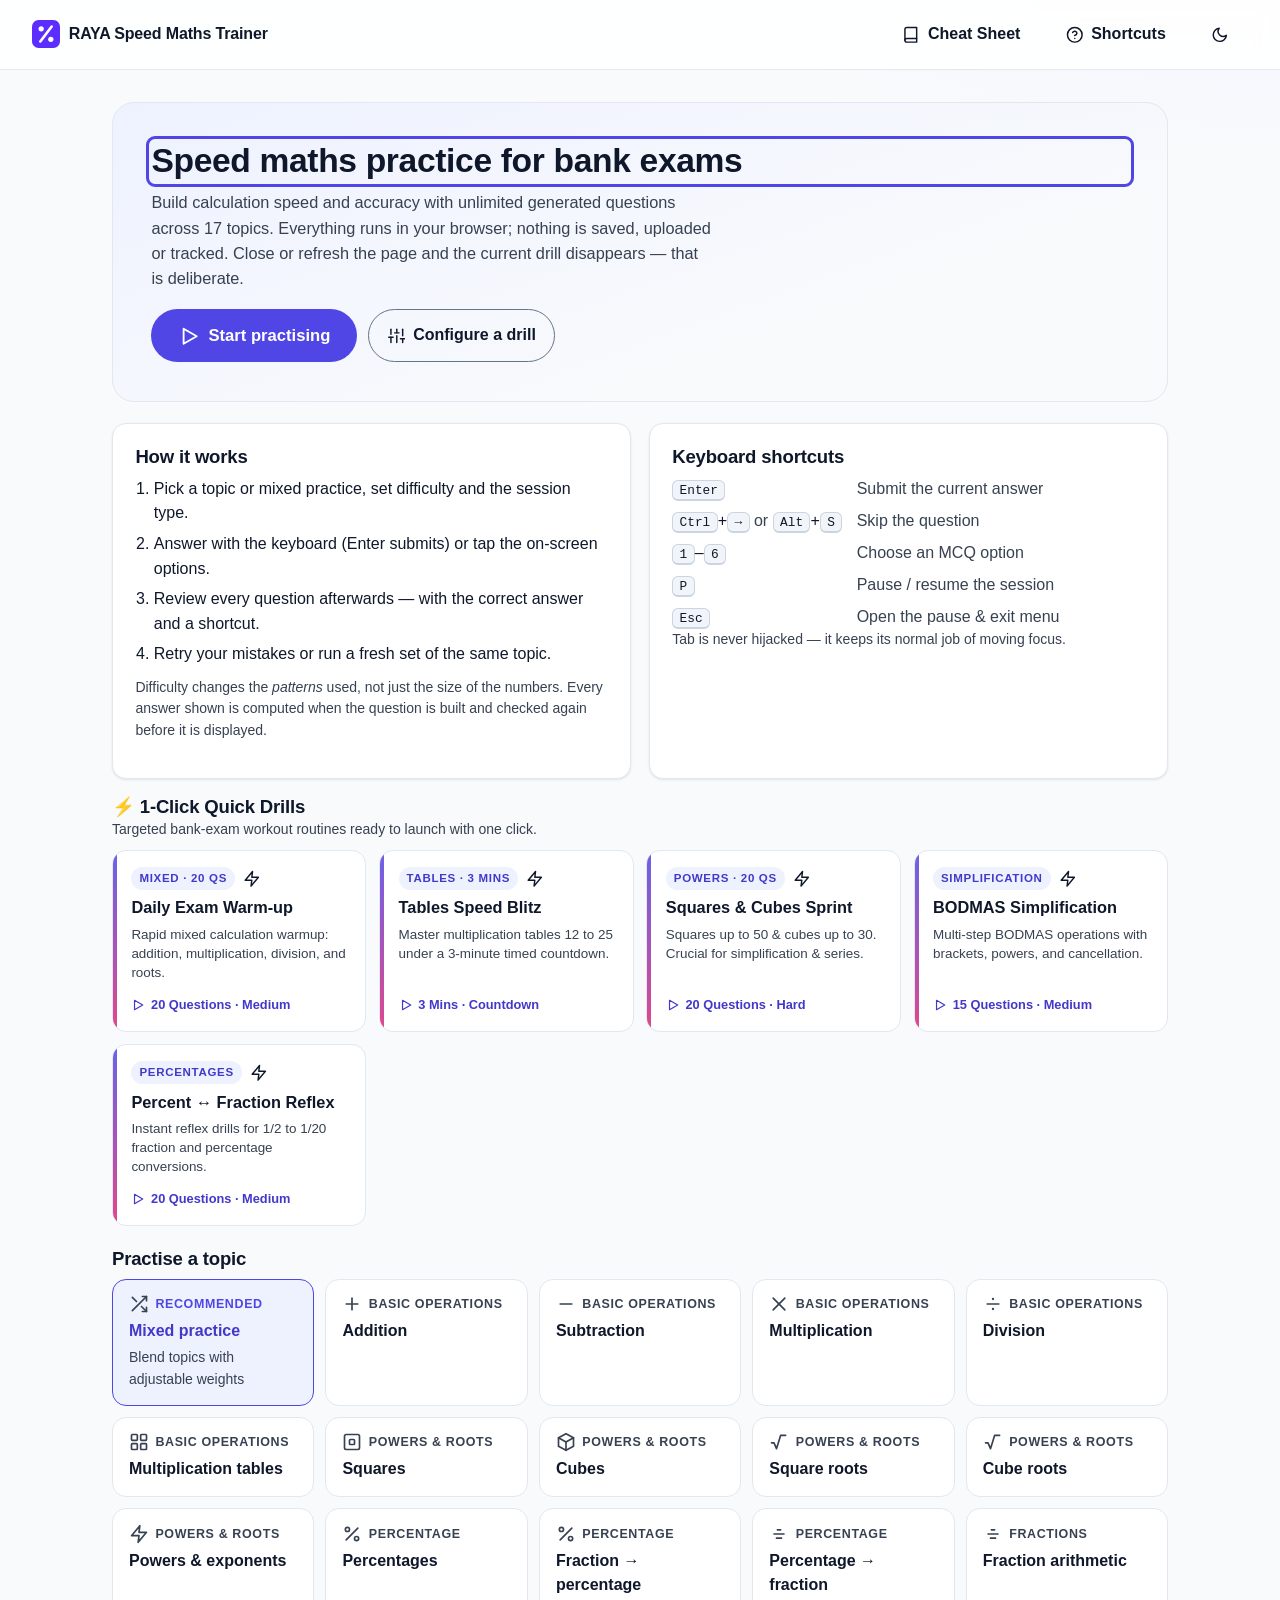
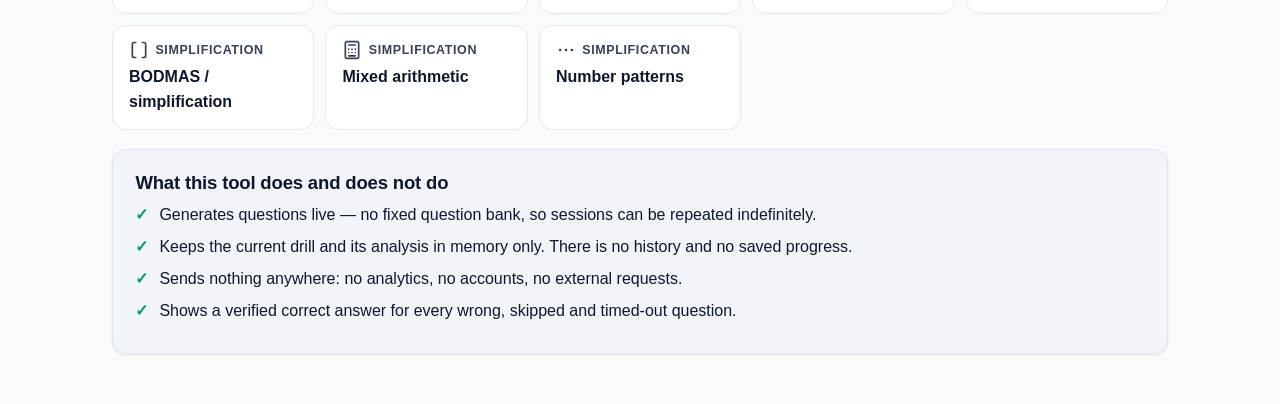
<file: index.html>
<!DOCTYPE html>
<html lang="en">
<head>
  <meta charset="utf-8">
  <meta name="viewport" content="width=device-width, initial-scale=1">
  <title>Speed Maths Trainer — bank exam practice</title>
  <meta name="description" content="A free, offline-friendly speed maths trainer for Indian banking and government competitive exams. Dynamic questions, timers, scoring and mistake analysis. No account, no tracking.">
  <meta name="color-scheme" content="light dark">
  <link rel="icon" type="image/svg+xml" href="assets/favicon.svg">
  <link rel="stylesheet" href="css/styles.css">
</head>
<body>
  <a class="skip-link" href="#main">Skip to main content</a>

  <!-- Inline icon sprite. Kept inside the document so the site stays fully
       offline with no icon font or external library. Icons are stroked line
       glyphs (24x24, currentColor) referenced from markup by symbol id. -->
  <svg class="sr-sprite" aria-hidden="true" focusable="false" xmlns="http://www.w3.org/2000/svg">
    <symbol id="i-play" viewBox="0 0 24 24" fill="none" stroke="currentColor" stroke-width="2" stroke-linecap="round" stroke-linejoin="round"><polygon points="6 4 20 12 6 20 6 4"/></symbol>
    <symbol id="i-sliders" viewBox="0 0 24 24" fill="none" stroke="currentColor" stroke-width="2" stroke-linecap="round" stroke-linejoin="round"><line x1="4" y1="21" x2="4" y2="14"/><line x1="4" y1="10" x2="4" y2="3"/><line x1="12" y1="21" x2="12" y2="12"/><line x1="12" y1="8" x2="12" y2="3"/><line x1="20" y1="21" x2="20" y2="16"/><line x1="20" y1="12" x2="20" y2="3"/><line x1="1" y1="14" x2="7" y2="14"/><line x1="9" y1="8" x2="15" y2="8"/><line x1="17" y1="16" x2="23" y2="16"/></symbol>
    <symbol id="i-help" viewBox="0 0 24 24" fill="none" stroke="currentColor" stroke-width="2" stroke-linecap="round" stroke-linejoin="round"><circle cx="12" cy="12" r="10"/><path d="M9.1 9a3 3 0 0 1 5.8 1c0 2-3 3-3 3"/><line x1="12" y1="17" x2="12.01" y2="17"/></symbol>
    <symbol id="i-sun" viewBox="0 0 24 24" fill="none" stroke="currentColor" stroke-width="2" stroke-linecap="round" stroke-linejoin="round"><circle cx="12" cy="12" r="5"/><line x1="12" y1="1" x2="12" y2="3"/><line x1="12" y1="21" x2="12" y2="23"/><line x1="4.22" y1="4.22" x2="5.64" y2="5.64"/><line x1="18.36" y1="18.36" x2="19.78" y2="19.78"/><line x1="1" y1="12" x2="3" y2="12"/><line x1="21" y1="12" x2="23" y2="12"/><line x1="4.22" y1="19.78" x2="5.64" y2="18.36"/><line x1="18.36" y1="5.64" x2="19.78" y2="4.22"/></symbol>
    <symbol id="i-moon" viewBox="0 0 24 24" fill="none" stroke="currentColor" stroke-width="2" stroke-linecap="round" stroke-linejoin="round"><path d="M21 12.8A9 9 0 1 1 11.2 3a7 7 0 0 0 9.8 9.8z"/></symbol>
    <symbol id="i-arrow-left" viewBox="0 0 24 24" fill="none" stroke="currentColor" stroke-width="2" stroke-linecap="round" stroke-linejoin="round"><line x1="19" y1="12" x2="5" y2="12"/><polyline points="12 19 5 12 12 5"/></symbol>
    <symbol id="i-arrow-right" viewBox="0 0 24 24" fill="none" stroke="currentColor" stroke-width="2" stroke-linecap="round" stroke-linejoin="round"><line x1="5" y1="12" x2="19" y2="12"/><polyline points="12 5 19 12 12 19"/></symbol>
    <symbol id="i-refresh" viewBox="0 0 24 24" fill="none" stroke="currentColor" stroke-width="2" stroke-linecap="round" stroke-linejoin="round"><polyline points="23 4 23 10 17 10"/><path d="M20.5 15a9 9 0 1 1-2.1-9.4L23 10"/></symbol>
    <symbol id="i-home" viewBox="0 0 24 24" fill="none" stroke="currentColor" stroke-width="2" stroke-linecap="round" stroke-linejoin="round"><polyline points="3 10 12 3 21 10"/><path d="M5 10v10h14V10"/></symbol>
    <symbol id="i-pause" viewBox="0 0 24 24" fill="none" stroke="currentColor" stroke-width="2" stroke-linecap="round" stroke-linejoin="round"><rect x="6" y="4" width="4" height="16" rx="1"/><rect x="14" y="4" width="4" height="16" rx="1"/></symbol>
    <symbol id="i-skip" viewBox="0 0 24 24" fill="none" stroke="currentColor" stroke-width="2" stroke-linecap="round" stroke-linejoin="round"><polygon points="5 4 15 12 5 20 5 4"/><line x1="19" y1="5" x2="19" y2="19"/></symbol>
    <symbol id="i-x-circle" viewBox="0 0 24 24" fill="none" stroke="currentColor" stroke-width="2" stroke-linecap="round" stroke-linejoin="round"><circle cx="12" cy="12" r="10"/><line x1="15" y1="9" x2="9" y2="15"/><line x1="9" y1="9" x2="15" y2="15"/></symbol>
    <symbol id="i-check" viewBox="0 0 24 24" fill="none" stroke="currentColor" stroke-width="2" stroke-linecap="round" stroke-linejoin="round"><polyline points="20 6 9 17 4 12"/></symbol>
    <symbol id="i-target" viewBox="0 0 24 24" fill="none" stroke="currentColor" stroke-width="2" stroke-linecap="round" stroke-linejoin="round"><circle cx="12" cy="12" r="9"/><circle cx="12" cy="12" r="5"/><circle cx="12" cy="12" r="1.4"/></symbol>
    <symbol id="i-rotate" viewBox="0 0 24 24" fill="none" stroke="currentColor" stroke-width="2" stroke-linecap="round" stroke-linejoin="round"><polyline points="1 4 1 10 7 10"/><path d="M3.5 15a9 9 0 1 0 .5-3.5L1 10"/></symbol>
    <symbol id="i-list" viewBox="0 0 24 24" fill="none" stroke="currentColor" stroke-width="2" stroke-linecap="round" stroke-linejoin="round"><line x1="8" y1="6" x2="21" y2="6"/><line x1="8" y1="12" x2="21" y2="12"/><line x1="8" y1="18" x2="21" y2="18"/><circle cx="3.5" cy="6" r="1"/><circle cx="3.5" cy="12" r="1"/><circle cx="3.5" cy="18" r="1"/></symbol>
    <symbol id="i-chart" viewBox="0 0 24 24" fill="none" stroke="currentColor" stroke-width="2" stroke-linecap="round" stroke-linejoin="round"><line x1="6" y1="20" x2="6" y2="14"/><line x1="12" y1="20" x2="12" y2="6"/><line x1="18" y1="20" x2="18" y2="10"/></symbol>
    <symbol id="i-trend" viewBox="0 0 24 24" fill="none" stroke="currentColor" stroke-width="2" stroke-linecap="round" stroke-linejoin="round"><polyline points="3 17 9 11 13 15 21 7"/><polyline points="15 7 21 7 21 13"/></symbol>
    <symbol id="i-clock" viewBox="0 0 24 24" fill="none" stroke="currentColor" stroke-width="2" stroke-linecap="round" stroke-linejoin="round"><circle cx="12" cy="12" r="9"/><polyline points="12 7 12 12 15 14"/></symbol>
    <symbol id="i-trophy" viewBox="0 0 24 24" fill="none" stroke="currentColor" stroke-width="2" stroke-linecap="round" stroke-linejoin="round"><path d="M7 4h10v6a5 5 0 0 1-10 0z"/><path d="M7 6H5v1a3 3 0 0 0 3 3"/><path d="M17 6h2v1a3 3 0 0 1-3 3"/><line x1="12" y1="15" x2="12" y2="18"/><line x1="10" y1="21" x2="14" y2="21"/><line x1="10" y1="18" x2="14" y2="18"/></symbol>
    <symbol id="i-zap" viewBox="0 0 24 24" fill="none" stroke="currentColor" stroke-width="2" stroke-linecap="round" stroke-linejoin="round"><polygon points="13 2 3 14 12 14 11 22 21 10 12 10 13 2"/></symbol>
    <symbol id="i-percent" viewBox="0 0 24 24" fill="none" stroke="currentColor" stroke-width="2" stroke-linecap="round" stroke-linejoin="round"><line x1="19" y1="5" x2="5" y2="19"/><circle cx="6.5" cy="6.5" r="2.5"/><circle cx="17.5" cy="17.5" r="2.5"/></symbol>
    <symbol id="i-plus" viewBox="0 0 24 24" fill="none" stroke="currentColor" stroke-width="2" stroke-linecap="round" stroke-linejoin="round"><line x1="12" y1="5" x2="12" y2="19"/><line x1="5" y1="12" x2="19" y2="12"/></symbol>
    <symbol id="i-minus" viewBox="0 0 24 24" fill="none" stroke="currentColor" stroke-width="2" stroke-linecap="round" stroke-linejoin="round"><line x1="5" y1="12" x2="19" y2="12"/></symbol>
    <symbol id="i-times" viewBox="0 0 24 24" fill="none" stroke="currentColor" stroke-width="2" stroke-linecap="round" stroke-linejoin="round"><line x1="5" y1="5" x2="19" y2="19"/><line x1="19" y1="5" x2="5" y2="19"/></symbol>
    <symbol id="i-divide" viewBox="0 0 24 24" fill="none" stroke="currentColor" stroke-width="2" stroke-linecap="round" stroke-linejoin="round"><line x1="5" y1="12" x2="19" y2="12"/><circle cx="12" cy="6" r="1.4" fill="currentColor" stroke="none"/><circle cx="12" cy="18" r="1.4" fill="currentColor" stroke="none"/></symbol>
    <symbol id="i-grid" viewBox="0 0 24 24" fill="none" stroke="currentColor" stroke-width="2" stroke-linecap="round" stroke-linejoin="round"><rect x="3" y="3" width="7" height="7" rx="1"/><rect x="14" y="3" width="7" height="7" rx="1"/><rect x="3" y="14" width="7" height="7" rx="1"/><rect x="14" y="14" width="7" height="7" rx="1"/></symbol>
    <symbol id="i-square" viewBox="0 0 24 24" fill="none" stroke="currentColor" stroke-width="2" stroke-linecap="round" stroke-linejoin="round"><rect x="3" y="3" width="18" height="18" rx="2"/><rect x="9" y="9" width="6" height="6" rx="1"/></symbol>
    <symbol id="i-cube" viewBox="0 0 24 24" fill="none" stroke="currentColor" stroke-width="2" stroke-linecap="round" stroke-linejoin="round"><path d="M12 2 21 7v10l-9 5-9-5V7z"/><path d="M3 7l9 5 9-5"/><line x1="12" y1="12" x2="12" y2="22"/></symbol>
    <symbol id="i-root" viewBox="0 0 24 24" fill="none" stroke="currentColor" stroke-width="2" stroke-linecap="round" stroke-linejoin="round"><path d="M3 13h3l3 7 5-16h6"/></symbol>
    <symbol id="i-fraction" viewBox="0 0 24 24" fill="none" stroke="currentColor" stroke-width="2" stroke-linecap="round" stroke-linejoin="round"><line x1="6" y1="12" x2="18" y2="12"/><path d="M10 7h4"/><path d="M9 17h6"/></symbol>
    <symbol id="i-brackets" viewBox="0 0 24 24" fill="none" stroke="currentColor" stroke-width="2" stroke-linecap="round" stroke-linejoin="round"><path d="M8 3H6a2 2 0 0 0-2 2v14a2 2 0 0 0 2 2h2"/><path d="M16 3h2a2 2 0 0 1 2 2v14a2 2 0 0 1-2 2h-2"/></symbol>
    <symbol id="i-calculator" viewBox="0 0 24 24" fill="none" stroke="currentColor" stroke-width="2" stroke-linecap="round" stroke-linejoin="round"><rect x="4" y="2" width="16" height="20" rx="2"/><line x1="8" y1="6" x2="16" y2="6"/><line x1="8" y1="11" x2="8" y2="11.01"/><line x1="12" y1="11" x2="12" y2="11.01"/><line x1="16" y1="11" x2="16" y2="11.01"/><line x1="8" y1="15" x2="8" y2="15.01"/><line x1="12" y1="15" x2="12" y2="15.01"/><line x1="16" y1="15" x2="16" y2="15.01"/><line x1="8" y1="19" x2="16" y2="19"/></symbol>
    <symbol id="i-dots" viewBox="0 0 24 24" fill="none" stroke="currentColor" stroke-width="2" stroke-linecap="round" stroke-linejoin="round"><circle cx="5" cy="12" r="1.6" fill="currentColor" stroke="none"/><circle cx="12" cy="12" r="1.6" fill="currentColor" stroke="none"/><circle cx="19" cy="12" r="1.6" fill="currentColor" stroke="none"/></symbol>
    <symbol id="i-shuffle" viewBox="0 0 24 24" fill="none" stroke="currentColor" stroke-width="2" stroke-linecap="round" stroke-linejoin="round"><polyline points="16 3 21 3 21 8"/><line x1="4" y1="20" x2="21" y2="3"/><polyline points="21 16 21 21 16 21"/><line x1="15" y1="15" x2="21" y2="21"/><line x1="4" y1="4" x2="9" y2="9"/></symbol>
    <symbol id="i-book" viewBox="0 0 24 24" fill="none" stroke="currentColor" stroke-width="2" stroke-linecap="round" stroke-linejoin="round"><path d="M4 19.5A2.5 2.5 0 0 1 6.5 17H20"/><path d="M6.5 2H20v20H6.5A2.5 2.5 0 0 1 4 19.5v-15A2.5 2.5 0 0 1 6.5 2z"/></symbol>
    <symbol id="i-copy" viewBox="0 0 24 24" fill="none" stroke="currentColor" stroke-width="2" stroke-linecap="round" stroke-linejoin="round"><rect x="9" y="9" width="13" height="13" rx="2" ry="2"/><path d="M5 15H4a2 2 0 0 1-2-2V4a2 2 0 0 1 2-2h9a2 2 0 0 1 2 2v1"/></symbol>
    <symbol id="i-flame" viewBox="0 0 24 24" fill="none" stroke="currentColor" stroke-width="2" stroke-linecap="round" stroke-linejoin="round"><path d="M8.5 14.5A2.5 2.5 0 0 0 11 12c0-1.38-.5-2-1-3-1.072-2.143-.224-4.054 2-6 .5 2.5 2 4.9 4 6.5 2 1.6 3 3.5 3 5.5a7 7 0 1 1-14 0c0-1.153.433-2.294 1-3a2.5 2.5 0 0 0 2.5 2.5z"/></symbol>
    <symbol id="i-keypad" viewBox="0 0 24 24" fill="none" stroke="currentColor" stroke-width="2" stroke-linecap="round" stroke-linejoin="round"><rect x="2" y="2" width="20" height="20" rx="3"/><circle cx="7" cy="7" r="1.5" fill="currentColor"/><circle cx="12" cy="7" r="1.5" fill="currentColor"/><circle cx="17" cy="7" r="1.5" fill="currentColor"/><circle cx="7" cy="12" r="1.5" fill="currentColor"/><circle cx="12" cy="12" r="1.5" fill="currentColor"/><circle cx="17" cy="12" r="1.5" fill="currentColor"/><circle cx="7" cy="17" r="1.5" fill="currentColor"/><circle cx="12" cy="17" r="1.5" fill="currentColor"/><circle cx="17" cy="17" r="1.5" fill="currentColor"/></symbol>
    <symbol id="i-bolt" viewBox="0 0 24 24" fill="none" stroke="currentColor" stroke-width="2" stroke-linecap="round" stroke-linejoin="round"><polygon points="13 2 3 14 12 14 11 22 21 10 12 10 13 2"/></symbol>
  </svg>

  <header class="topbar">
    <div class="brand">
      <img src="assets/favicon.svg" alt="" width="28" height="28" aria-hidden="true">
      <span>RAYA Speed Maths Trainer</span>
    </div>
    <div class="topbar-actions">
      <button type="button" class="btn btn-ghost" id="btnCheatSheet" aria-haspopup="dialog" title="Speed Maths Formulas & Tables">
        <svg class="icon" aria-hidden="true"><use href="#i-book"></use></svg>Cheat Sheet
      </button>
      <button type="button" class="btn btn-ghost" id="btnHelp" aria-haspopup="dialog">
        <svg class="icon" aria-hidden="true"><use href="#i-help"></use></svg>Shortcuts
      </button>
      <button type="button" class="btn btn-ghost" id="btnTheme" aria-pressed="false" aria-label="Switch colour theme" title="Switch colour theme">
        <svg class="icon icon-moon" aria-hidden="true"><use href="#i-moon"></use></svg><svg class="icon icon-sun" aria-hidden="true"><use href="#i-sun"></use></svg>
      </button>
    </div>
  </header>

  <main id="main">

    <!-- ============================================ DASHBOARD ============ -->
    <section id="screen-dashboard" class="screen" aria-labelledby="dash-heading">
      <div class="hero">
        <h1 id="dash-heading">Speed maths practice for bank exams</h1>
        <p class="lede">
          Build calculation speed and accuracy with unlimited generated questions across 17 topics.
          Everything runs in your browser; nothing is saved, uploaded or tracked. Close or refresh the
          page and the current drill disappears &mdash; that is deliberate.
        </p>
        <div class="hero-actions">
          <button type="button" class="btn btn-primary btn-lg" id="btnQuickStart">
            <svg class="icon icon-lg" aria-hidden="true"><use href="#i-play"></use></svg>Start practising
          </button>
          <button type="button" class="btn btn-outline" id="btnQuickConfig">
            <svg class="icon" aria-hidden="true"><use href="#i-sliders"></use></svg>Configure a drill
          </button>
        </div>
      </div>

      <div class="grid grid-2">
        <section class="card" aria-labelledby="how-heading">
          <h2 id="how-heading">How it works</h2>
          <ol class="steps">
            <li>Pick a topic or mixed practice, set difficulty and the session type.</li>
            <li>Answer with the keyboard (Enter submits) or tap the on-screen options.</li>
            <li>Review every question afterwards &mdash; with the correct answer and a shortcut.</li>
            <li>Retry your mistakes or run a fresh set of the same topic.</li>
          </ol>
          <p class="muted small">
            Difficulty changes the <em>patterns</em> used, not just the size of the numbers. Every answer
            shown is computed when the question is built and checked again before it is displayed.
          </p>
        </section>

        <section class="card" aria-labelledby="keys-heading">
          <h2 id="keys-heading">Keyboard shortcuts</h2>
          <dl class="keys">
            <dt><kbd>Enter</kbd></dt><dd>Submit the current answer</dd>
            <dt><kbd>Ctrl</kbd>+<kbd>&rarr;</kbd> <span class="muted">or</span> <kbd>Alt</kbd>+<kbd>S</kbd></dt><dd>Skip the question</dd>
            <dt><kbd>1</kbd>&ndash;<kbd>6</kbd></dt><dd>Choose an MCQ option</dd>
            <dt><kbd>P</kbd></dt><dd>Pause / resume the session</dd>
            <dt><kbd>Esc</kbd></dt><dd>Open the pause &amp; exit menu</dd>
          </dl>
          <p class="muted small">Tab is never hijacked &mdash; it keeps its normal job of moving focus.</p>
        </section>
      </div>

      <section aria-labelledby="quick-heading" class="quick-workouts-section">
        <div class="card-head-row mb-sm">
          <div>
            <h2 id="quick-heading">⚡ 1-Click Quick Drills</h2>
            <p class="muted small mb-none">Targeted bank-exam workout routines ready to launch with one click.</p>
          </div>
        </div>
        <div class="preset-grid" id="presetGrid"></div>
      </section>

      <section aria-labelledby="topics-heading">
        <h2 id="topics-heading">Practise a topic</h2>
        <div class="topic-grid" id="topicGrid"></div>
      </section>

      <section class="card card-note" aria-labelledby="limits-heading">
        <h2 id="limits-heading">What this tool does and does not do</h2>
        <ul class="ticks">
          <li>Generates questions live &mdash; no fixed question bank, so sessions can be repeated indefinitely.</li>
          <li>Keeps the current drill and its analysis in memory only. There is no history and no saved progress.</li>
          <li>Sends nothing anywhere: no analytics, no accounts, no external requests.</li>
          <li>Shows a verified correct answer for every wrong, skipped and timed-out question.</li>
        </ul>
      </section>
    </section>

    <!-- =========================================== CONFIGURATION ========= -->
    <section id="screen-config" class="screen" hidden aria-labelledby="config-heading">
      <div class="screen-head">
        <button type="button" class="btn btn-ghost" id="btnBackDash">
          <svg class="icon" aria-hidden="true"><use href="#i-arrow-left"></use></svg>Dashboard
        </button>
        <h1 id="config-heading">Configure drill</h1>
      </div>

      <div class="config-layout">
        <div class="config-main">

          <section class="card" aria-labelledby="cfg-topic-h">
            <h2 id="cfg-topic-h">Topic</h2>
            <div class="field">
              <label for="cfgTopic">What do you want to practise?</label>
              <select id="cfgTopic"></select>
            </div>
            <p class="muted small" id="topicBlurb"></p>
          </section>

          <section class="card" aria-labelledby="cfg-diff-h">
            <h2 id="cfg-diff-h">Difficulty</h2>
            <div class="segmented" role="radiogroup" aria-labelledby="cfg-diff-h" id="cfgDifficulty">
              <button type="button" role="radio" aria-checked="true"  data-diff="easy">Easy</button>
              <button type="button" role="radio" aria-checked="false" data-diff="medium">Medium</button>
              <button type="button" role="radio" aria-checked="false" data-diff="hard">Hard</button>
            </div>
            <p class="muted small" id="diffBlurb">Each level uses different question patterns and complexity.</p>
          </section>

          <section class="card" aria-labelledby="cfg-session-h">
            <h2 id="cfg-session-h">Session type</h2>
            <div class="field">
              <label for="cfgSessionType">How should the drill end?</label>
              <select id="cfgSessionType">
                <option value="fixed">Fixed number of questions</option>
                <option value="countdown">Countdown timer</option>
                <option value="stopwatch">Stopwatch (count up, stop manually)</option>
                <option value="endless">Endless practice</option>
                <option value="untimed">Untimed (no session clock)</option>
              </select>
            </div>
            <div class="field" id="wrapCount">
              <label for="cfgCount">Number of questions</label>
              <input type="number" id="cfgCount" min="1" max="500" step="1" value="10" inputmode="numeric">
            </div>
            <div class="field" id="wrapDuration" hidden>
              <label for="cfgMinutes">Countdown length (minutes)</label>
              <input type="number" id="cfgMinutes" min="0.5" max="60" step="0.5" value="5" inputmode="decimal">
            </div>
          </section>

          <section class="card" aria-labelledby="cfg-answer-h">
            <h2 id="cfg-answer-h">Answering</h2>
            <div class="field">
              <label for="cfgAnswerMode">Answer entry</label>
              <select id="cfgAnswerMode">
                <option value="input">Type the answer</option>
                <option value="mcq">Multiple choice</option>
              </select>
            </div>
            <div class="field" id="wrapMcqCount" hidden>
              <label for="cfgMcqCount">Options per question</label>
              <input type="number" id="cfgMcqCount" min="2" max="6" step="1" value="4" inputmode="numeric">
            </div>
            <div class="field">
              <label for="cfgFeedback">Feedback timing</label>
              <select id="cfgFeedback">
                <option value="immediate">Show correct/incorrect immediately</option>
                <option value="end">Show everything at the end</option>
              </select>
            </div>
            <div class="field checkbox" id="wrapAutoAdvance" hidden>
              <label><input type="checkbox" id="cfgAutoAdvance"> Advance automatically after feedback</label>
            </div>
            <div class="field" id="wrapAutoAdvanceMs" hidden>
              <label for="cfgAutoAdvanceMs">Auto-advance delay (seconds)</label>
              <input type="number" id="cfgAutoAdvanceMs" min="0.5" max="10" step="0.5" value="1.5" inputmode="decimal">
            </div>
          </section>

          <section class="card" aria-labelledby="cfg-scoring-h">
            <h2 id="cfg-scoring-h">Scoring &amp; timing</h2>
            <div class="field checkbox">
              <label><input type="checkbox" id="cfgNegative"> Negative marking for wrong answers</label>
            </div>
            <div class="field" id="wrapNegativeFraction" hidden>
              <label for="cfgNegativeFraction">Penalty per wrong answer</label>
              <select id="cfgNegativeFraction">
                <option value="0.25">&minus;1/4 mark</option>
                <option value="0.3333">&minus;1/3 mark</option>
                <option value="0.5">&minus;1/2 mark</option>
              </select>
            </div>
            <div class="field checkbox">
              <label><input type="checkbox" id="cfgPerQuestion"> Limit time per question</label>
            </div>
            <div class="field" id="wrapPerQuestion" hidden>
              <label for="cfgPerQuestionSec">Seconds allowed per question</label>
              <input type="number" id="cfgPerQuestionSec" min="3" max="300" step="1" value="20" inputmode="numeric">
            </div>
            <div class="field checkbox">
              <label><input type="checkbox" id="cfgAdaptive"> Adaptive difficulty (adjusts level as you go)</label>
            </div>
            <p class="muted small">Adaptive mode starts at the level above and adjusts after at least five answered questions. Leave it off to keep the level fixed.</p>
          </section>

          <section class="card" id="cardTopicSettings" aria-labelledby="cfg-topic-settings-h">
            <h2 id="cfg-topic-settings-h">Topic settings</h2>
            <div id="topicSettings"></div>
          </section>

          <section class="card" id="cardWeights" hidden aria-labelledby="cfg-weights-h">
            <h2 id="cfg-weights-h">Mixed practice weights</h2>
            <p class="muted small">Weights are relative and are normalised automatically. Zero removes a topic.</p>
            <div id="weightList"></div>
            <div class="field">
              <label for="addWeightTopic">Add a topic</label>
              <select id="addWeightTopic"></select>
            </div>
          </section>

        </div>

        <aside class="config-side">
          <div class="card sticky">
            <h2>Ready to go?</h2>
            <p class="muted small" id="configSummary"></p>
            <ul class="errors" id="configErrors" hidden aria-live="polite"></ul>
            <button type="button" class="btn btn-primary btn-block" id="btnStartDrill">
              <svg class="icon" aria-hidden="true"><use href="#i-play"></use></svg>Start drill
            </button>
            <button type="button" class="btn btn-outline btn-block" id="btnResetConfig">
              <svg class="icon" aria-hidden="true"><use href="#i-refresh"></use></svg>Reset to defaults
            </button>
          </div>
        </aside>
      </div>
    </section>

    <!-- ============================================== PRACTICE ========== -->
    <section id="screen-practice" class="screen" hidden aria-labelledby="practice-heading">
      <h1 class="sr-only" id="practice-heading">Practice</h1>

      <div class="practice-bar">
        <div class="pb-item">
          <span class="pb-label">Question</span>
          <span class="pb-value" id="pQuestionNo">1</span>
        </div>
        <div class="pb-item">
          <span class="pb-label" id="pClockLabel">Elapsed</span>
          <span class="pb-value" id="pClock">0:00</span>
        </div>
        <div class="pb-item">
          <span class="pb-label">Score</span>
          <span class="pb-value" id="pScore">0</span>
        </div>
        <div class="pb-item" id="pDiffWrap">
          <span class="pb-label">Level</span>
          <span class="pb-value" id="pDifficulty">Medium</span>
        </div>
        <div class="pb-item" id="pStreakWrap" hidden>
          <span class="pb-label">Streak</span>
          <span class="pb-value pb-streak" id="pStreak">🔥 0</span>
        </div>
        <div class="pb-spacer"></div>
        <button type="button" class="btn btn-ghost" id="btnPause" aria-pressed="false">
          <svg class="icon" aria-hidden="true"><use id="btnPauseIcon" href="#i-pause"></use></svg><span id="btnPauseLabel">Pause</span>
        </button>
        <button type="button" class="btn btn-danger-ghost" id="btnEnd">
          <svg class="icon" aria-hidden="true"><use href="#i-x-circle"></use></svg>End drill
        </button>
      </div>

      <div class="progress" role="progressbar" aria-label="Drill progress" aria-valuemin="0" aria-valuemax="100" aria-valuenow="0" id="pProgressWrap">
        <div class="progress-fill" id="pProgressFill"></div>
      </div>

      <div class="practice-stage">
        <div class="qmeta">
          <span class="chip" id="pTopicChip">Topic</span>
          <span class="chip chip-quiet" id="pQTSubject">Question timer</span>
          <span class="chip chip-quiet" id="pQTimer">0.0s</span>
        </div>

        <p class="question" id="pPrompt">&nbsp;</p>

        <div id="pAnswerArea">
          <div class="answer-row" id="pInputWrap">
            <label class="sr-only" for="pInput">Your answer</label>
            <input type="text" id="pInput" class="answer-input" autocomplete="off" autocorrect="off"
                   autocapitalize="off" spellcheck="false" inputmode="text" enterkeyhint="done"
                   placeholder="Type your answer, then press Enter">
            <button type="button" class="btn btn-primary" id="btnSubmit">
              <svg class="icon" aria-hidden="true"><use href="#i-check"></use></svg>Submit
            </button>
          </div>
          <div class="mcq-grid" id="pMcq" hidden role="group" aria-label="Answer options"></div>

          <div class="numpad-wrap" id="pNumpadWrap" hidden>
            <div class="numpad-grid" id="pNumpad">
              <button type="button" class="np-key" data-key="7">7</button>
              <button type="button" class="np-key" data-key="8">8</button>
              <button type="button" class="np-key" data-key="9">9</button>
              <button type="button" class="np-key np-back" data-key="backspace" aria-label="Backspace">⌫</button>
              <button type="button" class="np-key" data-key="4">4</button>
              <button type="button" class="np-key" data-key="5">5</button>
              <button type="button" class="np-key" data-key="6">6</button>
              <button type="button" class="np-key np-clear" data-key="clear" aria-label="Clear">C</button>
              <button type="button" class="np-key" data-key="1">1</button>
              <button type="button" class="np-key" data-key="2">2</button>
              <button type="button" class="np-key" data-key="3">3</button>
              <button type="button" class="np-key np-sub" data-key="-">−</button>
              <button type="button" class="np-key" data-key="0">0</button>
              <button type="button" class="np-key" data-key=".">.</button>
              <button type="button" class="np-key" data-key="/">/</button>
              <button type="button" class="np-key np-submit" data-key="enter" aria-label="Submit answer">↵</button>
            </div>
          </div>
        </div>

        <div class="feedback" id="pFeedback" role="status" aria-live="polite" hidden></div>

        <div class="answer-actions">
          <button type="button" class="btn btn-outline" id="btnSkip">
            <svg class="icon" aria-hidden="true"><use href="#i-skip"></use></svg>Skip
          </button>
          <button type="button" class="btn btn-ghost" id="btnToggleNumpad" title="Toggle On-Screen Numpad">
            <svg class="icon" aria-hidden="true"><use href="#i-keypad"></use></svg><span id="btnToggleNumpadLabel">Numpad</span>
          </button>
          <button type="button" class="btn btn-primary" id="btnNext" hidden>
            Next question<svg class="icon" aria-hidden="true"><use href="#i-arrow-right"></use></svg>
          </button>
          <span class="muted small" id="pHint"></span>
        </div>
      </div>
    </section>

    <!-- =============================================== RESULTS ========== -->
    <section id="screen-results" class="screen" hidden aria-labelledby="results-heading">
      <div class="screen-head">
        <h1 id="results-heading">Drill results</h1>
        <p class="muted" id="resultsSubtitle"></p>
      </div>

      <p class="callout" id="resultsNote" hidden></p>

      <div class="metrics" id="metricsGrid"></div>

      <section class="card" id="cardTopicWise" hidden aria-labelledby="tw-h">
        <h2 id="tw-h">Topic-wise performance</h2>
        <div class="table-wrap">
          <table class="data-table">
            <thead>
              <tr><th scope="col">Topic</th><th scope="col">Shown</th><th scope="col">Answered</th>
                  <th scope="col">Correct</th><th scope="col">Incorrect</th><th scope="col">Skipped</th>
                  <th scope="col">Timed out</th><th scope="col">Accuracy</th><th scope="col">Avg time</th></tr>
            </thead>
            <tbody id="topicWiseBody"></tbody>
          </table>
        </div>
      </section>

      <section class="card" id="cardWeakness" hidden aria-labelledby="wk-h">
        <h2 id="wk-h">Where to improve</h2>
        <div class="grid grid-2">
          <div>
            <h3>Slowest questions</h3>
            <ul class="list" id="slowList"></ul>
          </div>
          <div>
            <h3>Most errors by topic</h3>
            <ul class="list" id="errorList"></ul>
          </div>
        </div>
      </section>

      <section class="card" aria-labelledby="rev-h">
        <div class="card-head-row">
          <h2 id="rev-h">Question review</h2>
          <div class="filters" role="group" aria-label="Review filter" id="reviewFilters">
            <button type="button" class="chip-btn is-active" data-filter="all">All</button>
            <button type="button" class="chip-btn" data-filter="incorrect">Incorrect</button>
            <button type="button" class="chip-btn" data-filter="skipped">Skipped</button>
            <button type="button" class="chip-btn" data-filter="timedout">Timed out</button>
            <button type="button" class="chip-btn" data-filter="slow">Slow</button>
          </div>
        </div>
        <ol class="review" id="reviewList"></ol>
      </section>

      <section class="actions-bar" aria-label="Next steps">
        <button type="button" class="btn btn-primary" id="btnPractiseWrong">
          <svg class="icon" aria-hidden="true"><use href="#i-target"></use></svg>Practise wrong questions
        </button>
        <button type="button" class="btn btn-outline" id="btnRetryDrill">
          <svg class="icon" aria-hidden="true"><use href="#i-refresh"></use></svg>Retry drill with new questions
        </button>
        <button type="button" class="btn btn-outline" id="btnSameTopic">
          <svg class="icon" aria-hidden="true"><use href="#i-rotate"></use></svg>Practise this topic again
        </button>
        <button type="button" class="btn btn-outline" id="btnCopyScorecard" title="Copy formatted summary to clipboard">
          <svg class="icon" aria-hidden="true"><use href="#i-copy"></use></svg>Copy Scorecard
        </button>
        <button type="button" class="btn btn-ghost" id="btnBackHome">
          <svg class="icon" aria-hidden="true"><use href="#i-home"></use></svg>Back to dashboard
        </button>
      </section>
    </section>
  </main>

  <!-- ================================================ MODAL ============= -->
  <div class="modal-backdrop" id="modal" hidden>
    <div class="modal" role="dialog" aria-modal="true" aria-labelledby="modalTitle" id="modalBox">
      <h2 id="modalTitle">Are you sure?</h2>
      <div id="modalBody" class="modal-body"></div>
      <div class="modal-actions" id="modalActions"></div>
    </div>
  </div>

  <div class="toast" id="toast" role="status" aria-live="polite" hidden></div>

  <!-- Load order matters: generic libraries first, the app last.
       Classic scripts so the site also works when index.html is opened directly. -->
  <script src="js/validation.js"></script>
  <script src="js/generators.js"></script>
  <script src="js/timer.js"></script>
  <script src="js/analytics.js"></script>
  <script src="js/drills.js"></script>
  <script src="js/app.js"></script>
</body>
</html>
</file>
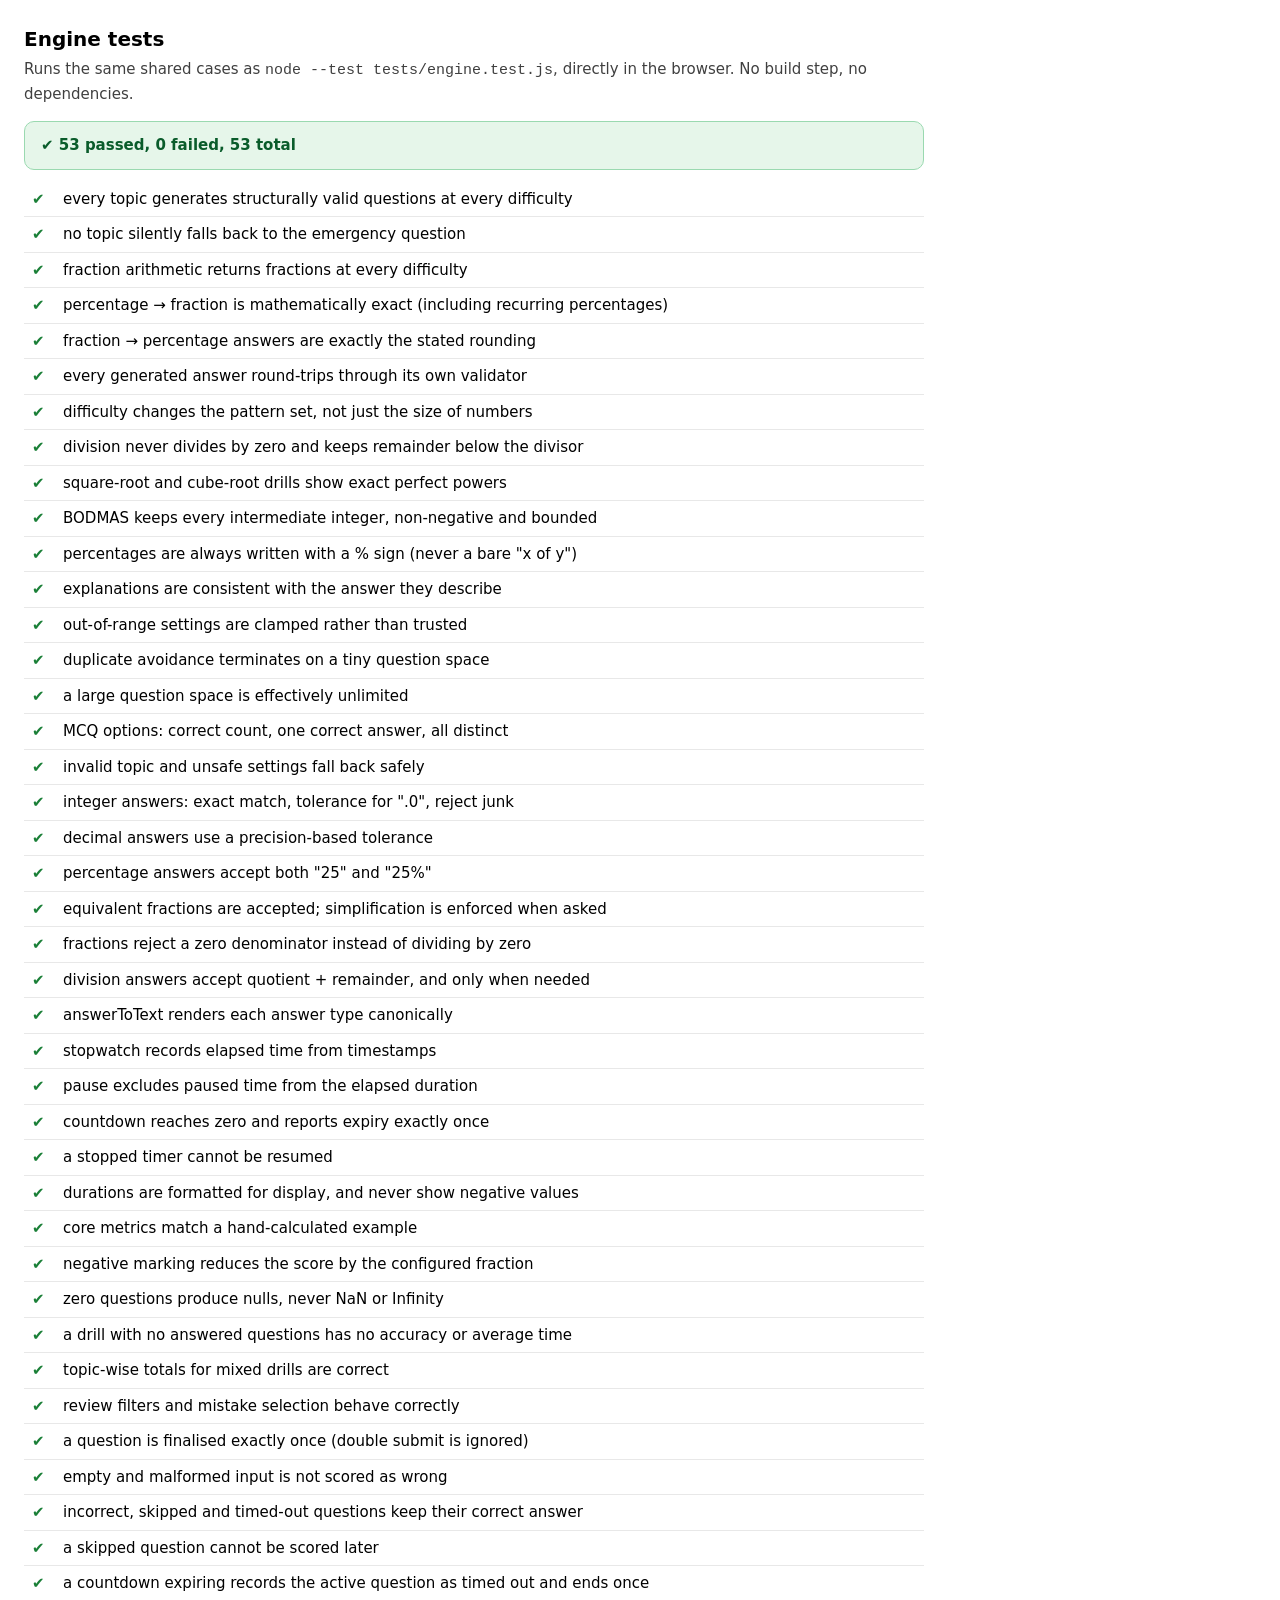
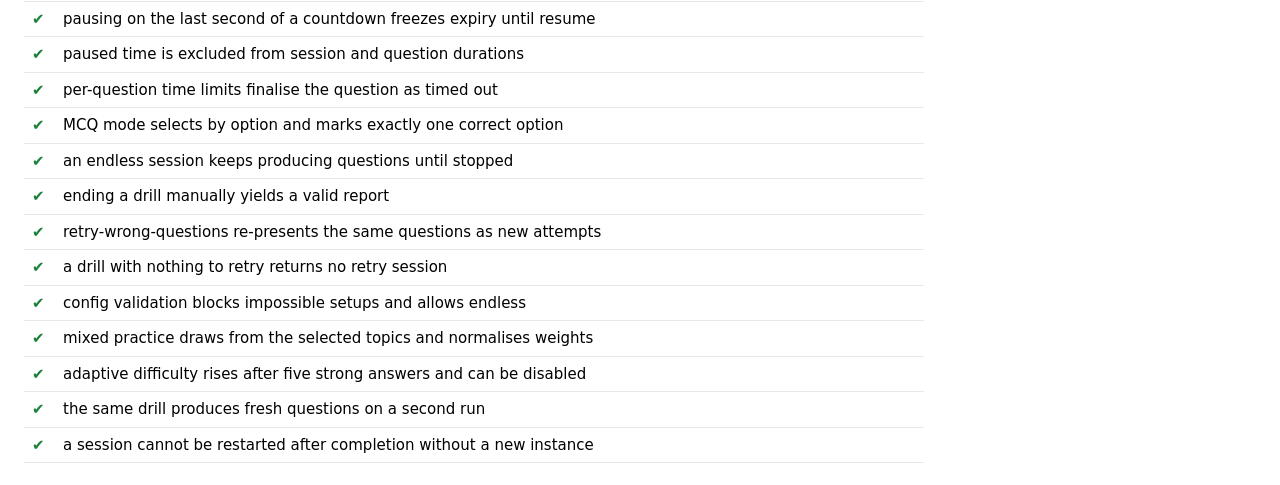
<file: tests/tests.html>
<!DOCTYPE html>
<html lang="en">
<head>
<meta charset="utf-8">
<meta name="viewport" content="width=device-width, initial-scale=1">
<link rel="icon" type="image/svg+xml" href="../assets/favicon.svg">
<title>Speed Maths Trainer — engine tests</title>
<style>
  :root { color-scheme: light dark; }
  body { font: 15px/1.5 system-ui, -apple-system, Segoe UI, Roboto, sans-serif; margin: 0; padding: 24px; max-width: 900px; }
  h1 { font-size: 20px; margin: 0 0 4px; }
  p.sub { margin: 0 0 16px; opacity: .75; }
  .summary { position: sticky; top: 0; padding: 12px 16px; border-radius: 10px; font-weight: 600; margin-bottom: 12px; }
  .summary.pass { background: #e6f6ea; color: #0a5c2b; border: 1px solid #9ad9b0; }
  .summary.fail { background: #fdeaea; color: #8a1414; border: 1px solid #f0a8a8; }
  .summary.running { background: #eef2f7; color: #334; border: 1px solid #c8d2de; }
  ol { list-style: none; margin: 0; padding: 0; }
  li { display: flex; gap: 10px; padding: 6px 8px; border-bottom: 1px solid rgba(128,128,128,.18); align-items: flex-start; }
  li .tick { width: 1.4em; flex: none; font-weight: 700; }
  li.pass .tick { color: #1a7f37; }
  li.fail { background: rgba(220,38,38,.07); }
  li.fail .tick { color: #c62828; }
  li .msg { display: block; color: #c62828; font-family: ui-monospace, Consolas, monospace; font-size: 13px; white-space: pre-wrap; margin-top: 2px; }
  @media (prefers-color-scheme: dark) {
    .summary.pass { background: #10281a; color: #7fe0a3; border-color: #235c39; }
    .summary.fail { background: #2c1414; color: #ff9d9d; border-color: #6c2a2a; }
    .summary.running { background: #1b2129; color: #cdd6e0; border-color: #38414c; }
    li.fail { background: rgba(220,38,38,.16); }
  }
</style>
</head>
<body>
  <h1>Engine tests</h1>
  <p class="sub">Runs the same shared cases as <code>node --test tests/engine.test.js</code>, directly in the browser. No build step, no dependencies.</p>
  <div id="summary" class="summary running" role="status" aria-live="polite">Running…</div>
  <ol id="list"></ol>

  <script>
    // Minimal subset of the node:assert API used by tests/cases.js.
    (function () {
      'use strict';
      function fail(message, actual, expected) {
        var err = new Error(message || 'Assertion failed');
        err.actual = actual;
        err.expected = expected;
        throw err;
      }
      function show(v) {
        try { return JSON.stringify(v); } catch (e) { return String(v); }
      }
      function equal(a, b) { return a === b || (a !== a && b !== b); }
      function deepEqual(a, b) {
        if (equal(a, b)) return true;
        if (typeof a !== 'object' || typeof b !== 'object' || a === null || b === null) return false;
        var ka = Object.keys(a), kb = Object.keys(b);
        if (ka.length !== kb.length) return false;
        for (var i = 0; i < ka.length; i++) {
          if (!Object.prototype.hasOwnProperty.call(b, ka[i])) return false;
          if (!deepEqual(a[ka[i]], b[ka[i]])) return false;
        }
        return true;
      }
      window.assert = {
        ok: function (v, m) { if (!v) fail(m || ('Expected a truthy value, got ' + show(v)), v, true); },
        equal: function (a, b, m) { if (!(a == b)) fail(m || (show(a) + ' == ' + show(b)), a, b); }, // eslint-disable-line eqeqeq
        strictEqual: function (a, b, m) { if (a !== b) fail(m || (show(a) + ' !== ' + show(b)), a, b); },
        notEqual: function (a, b, m) { if (a == b) fail(m || (show(a) + ' != ' + show(b)), a, b); }, // eslint-disable-line eqeqeq
        notStrictEqual: function (a, b, m) { if (a === b) fail(m || (show(a) + ' === ' + show(b)), a, b); },
        deepEqual: function (a, b, m) { if (!deepEqual(a, b)) fail(m || (show(a) + ' deepEqual ' + show(b)), a, b); },
        notDeepEqual: function (a, b, m) { if (deepEqual(a, b)) fail(m || 'Expected values to differ', a, b); },
        throws: function (fn, m) {
          var threw = false;
          try { fn(); } catch (e) { threw = true; }
          if (!threw) fail(m || 'Expected the function to throw', undefined, 'throw');
        },
        match: function (str, re, m) { if (!re.test(String(str))) fail(m || ('Expected ' + show(str) + ' to match ' + re), str, String(re)); }
      };
    })();
  </script>

  <script src="../js/validation.js"></script>
  <script src="../js/generators.js"></script>
  <script src="../js/timer.js"></script>
  <script src="../js/analytics.js"></script>
  <script src="../js/drills.js"></script>
  <script src="cases.js"></script>

  <script>
    (function () {
      'use strict';
      var cases = (window.SM && window.SM.testCases) || [];
      var list = document.getElementById('list');
      var summary = document.getElementById('summary');
      var passed = 0, failed = 0;

      cases.forEach(function (c) {
        var li = document.createElement('li');
        var tick = document.createElement('span');
        tick.className = 'tick';
        var body = document.createElement('span');
        body.textContent = c.name;
        li.appendChild(tick);
        li.appendChild(body);
        list.appendChild(li);

        try {
          c.fn(window.assert);
          passed++;
          li.classList.add('pass');
          tick.textContent = '\u2714';
          var sr = document.createElement('span');
          sr.className = 'sr-only';
          sr.textContent = 'passed';
        } catch (err) {
          failed++;
          li.classList.add('fail');
          tick.textContent = '\u2718';
          var m = document.createElement('span');
          m.className = 'msg';
          m.textContent = (err && err.message) ? err.message : String(err);
          body.appendChild(m);
        }
      });

      summary.classList.remove('running');
      summary.classList.add(failed ? 'fail' : 'pass');
      summary.textContent = (failed ? '\u2718 ' : '\u2714 ') + passed + ' passed, ' + failed + ' failed, ' + cases.length + ' total';
      document.title = (failed ? '\u2718 ' + failed + ' failing' : '\u2714 all ' + passed + ' passing') + ' — Speed Maths Trainer tests';
      window.__testSummary = { passed: passed, failed: failed, total: cases.length };
    })();
  </script>
</body>
</html>
</file>
<file: css/styles.css>
/* =============================================================================
 * Speed Maths Trainer — stylesheet
 * No external fonts or images: the interface must work fully offline.
 * ========================================================================== */

/* ------------------------------------------------------------- tokens */

:root {
  color-scheme: light;
  --bg: #f8fafc;
  --bg-accent: #eef2ff;
  --surface: #ffffff;
  --surface-2: #f1f5f9;
  --surface-3: #e2e8f0;
  --text: #0f172a;
  --muted: #374151;
  --border: #e2e8f0;
  --border-strong: #cbd5e1;
  --control-border: #64748b;
  --accent: #4f46e5;
  --accent-strong: #4338ca;
  --accent-soft: #eef2ff;
  --accent-contrast: #ffffff;
  --accent-2: #db2777;
  --ok: #059669;
  --ok-soft: #d1fae5;
  --bad: #e11d48;
  --bad-soft: #ffe4e6;
  --warn: #b45309;
  --warn-soft: #fef3c7;
  --focus: #4f46e5;
  --shadow-sm: 0 1px 3px rgba(15, 23, 42, .06), 0 1px 2px rgba(15, 23, 42, .04);
  --shadow: 0 10px 25px -5px rgba(15, 23, 42, .08), 0 8px 10px -6px rgba(15, 23, 42, .04);
  --shadow-glow: 0 0 20px rgba(79, 70, 229, .15);
  --radius: 14px;
  --radius-sm: 9px;
  --radius-lg: 22px;
  --maxw: 1120px;
  --font: 'Outfit', 'Plus Jakarta Sans', -apple-system, BlinkMacSystemFont, "Segoe UI", Roboto, "Helvetica Neue", Arial, sans-serif;
  --mono: ui-monospace, "SF Mono", "Cascadia Code", Menlo, Consolas, monospace;
}

:root[data-theme="light"] {
  color-scheme: light;
  --bg: #f8fafc;
  --bg-accent: #eef2ff;
  --surface: #ffffff;
  --surface-2: #f1f5f9;
  --surface-3: #e2e8f0;
  --text: #0f172a;
  --muted: #374151;         /* boosted from #475569 for better contrast on white */
  --border: #e2e8f0;
  --border-strong: #cbd5e1;
  --control-border: #64748b;
  --accent: #4f46e5;
  --accent-strong: #4338ca;
  --accent-soft: #eef2ff;
  --accent-contrast: #ffffff;
  --accent-2: #db2777;
  --ok: #059669;
  --ok-soft: #d1fae5;
  --bad: #e11d48;
  --bad-soft: #ffe4e6;
  --warn: #b45309;          /* darkened for light-bg contrast */
  --warn-soft: #fef3c7;
  --focus: #4f46e5;
  --shadow-sm: 0 1px 3px rgba(15, 23, 42, .06), 0 1px 2px rgba(15, 23, 42, .04);
  --shadow: 0 10px 25px -5px rgba(15, 23, 42, .08), 0 8px 10px -6px rgba(15, 23, 42, .04);
  --shadow-glow: 0 0 20px rgba(79, 70, 229, .15);
}

@media (prefers-color-scheme: dark) {
  :root:not([data-theme="light"]) {
    color-scheme: dark;
    --bg: #090d16;
    --bg-accent: #0f172a;
    --surface: #131b2e;
    --surface-2: #1c2640;
    --surface-3: #273456;
    --text: #f1f5f9;
    --muted: #94a3b8;
    --border: #202c46;
    --border-strong: #33446b;
    --control-border: #4a5c88;
    --accent: #6366f1;
    --accent-strong: #818cf8;
    --accent-soft: rgba(99, 102, 241, .15);
    --accent-contrast: #ffffff;
    --accent-2: #ec4899;
    --ok: #10b981;
    --ok-soft: rgba(16, 185, 129, .14);
    --bad: #f43f5e;
    --bad-soft: rgba(244, 63, 94, .14);
    --warn: #f59e0b;
    --warn-soft: rgba(245, 158, 11, .14);
    --focus: #818cf8;
    --shadow-sm: 0 2px 6px rgba(0, 0, 0, .3);
    --shadow: 0 12px 36px rgba(0, 0, 0, .45);
    --shadow-glow: 0 0 24px rgba(99, 102, 241, .25);
  }
}

:root[data-theme="dark"] {
  color-scheme: dark;
  --bg: #090d16;
  --bg-accent: #0f172a;
  --surface: #131b2e;
  --surface-2: #1c2640;
  --surface-3: #273456;
  --text: #f1f5f9;
  --muted: #94a3b8;
  --border: #202c46;
  --border-strong: #33446b;
  --control-border: #4a5c88;
  --accent: #6366f1;
  --accent-strong: #818cf8;
  --accent-soft: rgba(99, 102, 241, .15);
  --accent-contrast: #ffffff;
  --accent-2: #ec4899;
  --ok: #10b981;
  --ok-soft: rgba(16, 185, 129, .14);
  --bad: #f43f5e;
  --bad-soft: rgba(244, 63, 94, .14);
  --warn: #f59e0b;
  --warn-soft: rgba(245, 158, 11, .14);
  --focus: #818cf8;
  --shadow-sm: 0 2px 6px rgba(0, 0, 0, .3);
  --shadow: 0 12px 36px rgba(0, 0, 0, .45);
  --shadow-glow: 0 0 24px rgba(99, 102, 241, .25);
}

/* -------------------------------------------------------------- base */

*, *::before, *::after { box-sizing: border-box; }

button { color: inherit; font: inherit; }

html { -webkit-text-size-adjust: 100%; }

body {
  margin: 0;
  font-family: var(--font);
  font-size: 16px;
  line-height: 1.55;
  color: var(--text);
  background: var(--bg);
  background-image: radial-gradient(1200px 600px at 100% -10%, var(--bg-accent), transparent 60%);
  min-height: 100vh;
}

h1, h2, h3 { line-height: 1.22; margin: 0 0 .5rem; font-weight: 680; letter-spacing: -.01em; }
h1 { font-size: clamp(1.5rem, 1.1rem + 1.6vw, 2.1rem); }
h2 { font-size: 1.16rem; }
h3 { font-size: 1rem; }
p { margin: 0 0 .85rem; }
a { color: var(--accent-strong); }

.muted { color: var(--muted); }
.small { font-size: .875rem; }
.sr-only {
  position: absolute; width: 1px; height: 1px; padding: 0; margin: -1px;
  overflow: hidden; clip: rect(0 0 0 0); white-space: nowrap; border: 0;
}

:focus-visible {
  outline: 3px solid var(--focus);
  outline-offset: 2px;
  border-radius: 4px;
}

.skip-link {
  position: absolute; left: 8px; top: -60px; z-index: 100;
  background: var(--accent); color: var(--accent-contrast);
  padding: .6rem 1rem; border-radius: var(--radius-sm); text-decoration: none;
  transition: top .15s ease;
}
.skip-link:focus { top: 8px; }

/* ------------------------------------------------------------ layout */

.topbar {
  position: sticky; top: 0; z-index: 40;
  display: flex; align-items: center; gap: 1rem;
  padding: .7rem clamp(1rem, 4vw, 2rem);
  background: color-mix(in srgb, var(--surface) 88%, transparent);
  backdrop-filter: saturate(150%) blur(10px);
  border-bottom: 1px solid var(--border);
}
@supports not (background: color-mix(in srgb, red 50%, blue)) {
  .topbar { background: var(--surface); }
}
.brand { display: flex; align-items: center; gap: .55rem; font-weight: 700; letter-spacing: -.01em; }
.brand img { display: block; }
.topbar-actions { margin-left: auto; display: flex; gap: .4rem; }

main { max-width: var(--maxw); margin: 0 auto; padding: clamp(1rem, 3vw, 2rem); }
.screen[hidden] { display: none; }

.screen-head { display: flex; flex-wrap: wrap; align-items: center; gap: .75rem; margin-bottom: 1rem; }
.screen-head h1 { margin: 0; }

/* ------------------------------------------------------------- cards */

.card {
  background: var(--surface);
  border: 1px solid var(--border);
  border-radius: var(--radius);
  padding: clamp(1rem, 2.5vw, 1.4rem);
  box-shadow: var(--shadow-sm);
  margin: 0 0 1.1rem;
}
.card > h2:first-child { margin-top: 0; }
.card-note { background: var(--surface-2); }
.card-head-row { display: flex; flex-wrap: wrap; gap: .75rem; align-items: center; justify-content: space-between; }
.card-head-row h2 { margin: 0; }

.grid { display: grid; gap: 1.1rem; }
.grid-2 { grid-template-columns: 1fr; }
@media (min-width: 760px) { .grid-2 { grid-template-columns: 1fr 1fr; } }

/* ------------------------------------------------------------- hero */

.hero {
  background: linear-gradient(160deg, var(--accent-soft), transparent 70%);
  border: 1px solid var(--border);
  border-radius: var(--radius-lg);
  padding: clamp(1.3rem, 4vw, 2.4rem);
  margin-bottom: 1.3rem;
}
.lede { font-size: 1.02rem; color: var(--muted); max-width: 62ch; }
.hero-actions { display: flex; flex-wrap: wrap; gap: .7rem; margin-top: 1.1rem; }

/* ----------------------------------------------------------- buttons */

.btn {
  font: inherit; font-weight: 600;
  border: 1px solid transparent; border-radius: 999px;
  padding: .62rem 1.15rem; cursor: pointer;
  background: var(--surface-2); color: var(--text);
  display: inline-flex; align-items: center; justify-content: center; gap: .5rem;
  transition: transform .12s ease, background-color .15s ease, border-color .15s ease,
              box-shadow .15s ease, opacity .15s ease;
  min-height: 42px;
}
.btn:hover:not(:disabled) { background: var(--bg-accent); transform: translateY(-1px); box-shadow: var(--shadow-sm); }
.btn:active:not(:disabled) { transform: translateY(0); }
.btn:disabled { opacity: .5; cursor: not-allowed; }
.btn-lg { font-size: 1.04rem; padding: .8rem 1.6rem; min-height: 50px; }
.btn-block { display: flex; width: 100%; margin-bottom: .5rem; }
.btn-primary { background: var(--accent); color: var(--accent-contrast); }
.btn-primary:hover:not(:disabled) { background: var(--accent-strong); box-shadow: 0 8px 20px color-mix(in srgb, var(--accent) 38%, transparent); }
.btn-outline { background: transparent; border-color: var(--control-border); }
.btn-outline:hover:not(:disabled) { background: var(--surface-2); border-color: var(--accent); }
.btn-ghost { background: transparent; }
.btn-ghost:hover:not(:disabled) { background: var(--surface-2); }
.btn-danger-ghost { background: transparent; color: var(--bad); }
.btn-danger-ghost:hover:not(:disabled) { background: var(--bad-soft); }

/* --------------------------------------------------------- segmented */

.segmented {
  display: inline-flex; padding: 4px; gap: 4px;
  background: var(--surface-2); border: 1px solid var(--border);
  border-radius: 999px;
}
.segmented button {
  font: inherit; font-weight: 600; border: 0; cursor: pointer;
  background: transparent; color: var(--muted);
  padding: .5rem 1.1rem; border-radius: 999px; min-height: 38px;
}
.segmented button[aria-checked="true"] { background: var(--accent); color: var(--accent-contrast); }

/* ------------------------------------------------------------ fields */

.field { margin-bottom: .95rem; }
.field > label { display: block; font-weight: 600; margin-bottom: .35rem; font-size: .93rem; }
.field.checkbox > label { display: flex; align-items: center; gap: .55rem; font-weight: 500; }
input[type="text"], input[type="number"], select, textarea {
  font: inherit; color: var(--text); background: var(--surface);
  border: 1px solid var(--control-border); border-radius: var(--radius-sm);
  padding: .6rem .7rem; width: 100%; max-width: 420px; min-height: 44px;
}
input[type="checkbox"] { width: 18px; height: 18px; accent-color: var(--accent); }
input[type="number"] { max-width: 220px; }

.field-row { display: grid; gap: .8rem; grid-template-columns: 1fr; }
@media (min-width: 560px) { .field-row { grid-template-columns: 1fr 1fr; } }

.errors { list-style: none; padding: .7rem .8rem; margin: 0 0 .8rem;
  background: var(--bad-soft); color: var(--bad); border-radius: var(--radius-sm);
  border: 1px solid color-mix(in srgb, var(--bad) 30%, transparent); font-size: .9rem; }
.errors li + li { margin-top: .3rem; }

.mb-sm { margin-bottom: .6rem; }
.mb-none { margin-bottom: 0 !important; }

/* -------------------------------------------------- quick workouts */

.quick-workouts-section { margin-bottom: 1.4rem; }
.preset-grid {
  display: grid;
  gap: .8rem;
  grid-template-columns: repeat(auto-fit, minmax(210px, 1fr));
}
.preset-card {
  text-align: left; cursor: pointer; font: inherit;
  color: var(--text);
  background: var(--surface); border: 1px solid var(--border);
  border-radius: var(--radius); padding: 1rem 1.15rem;
  display: flex; flex-direction: column; gap: .35rem; position: relative;
  transition: border-color .15s ease, transform .12s ease, box-shadow .15s ease;
  overflow: hidden;
}
.preset-card:hover {
  border-color: var(--accent); transform: translateY(-3px); box-shadow: var(--shadow);
}
.preset-card::before {
  content: ""; position: absolute; left: 0; top: 0; width: 4px; height: 100%;
  background: linear-gradient(180deg, var(--accent), var(--accent-2));
  opacity: 0.85;
}
.preset-card-top { display: flex; align-items: center; justify-content: space-between; gap: .5rem; }
.preset-badge {
  font-size: .72rem; font-weight: 700; text-transform: uppercase; letter-spacing: .06em;
  padding: .15rem .5rem; border-radius: 999px; background: var(--accent-soft); color: var(--accent-strong);
}
.preset-card strong { font-size: 1.02rem; font-weight: 700; color: var(--text); }
.preset-card .p-desc { font-size: .84rem; color: var(--muted); margin: 0; line-height: 1.4; flex: 1 1 auto; }
.preset-card .p-meta {
  font-size: .8rem; font-weight: 600; color: var(--accent-strong);
  display: flex; align-items: center; gap: .35rem; margin-top: .4rem;
}

/* -------------------------------------------------------- topic grid */

.topic-grid { display: grid; gap: .7rem; grid-template-columns: repeat(auto-fill, minmax(190px, 1fr)); margin-bottom: 1.2rem; }
.topic-card {
  text-align: left; cursor: pointer; font: inherit;
  color: var(--text);
  background: var(--surface); border: 1px solid var(--border);
  border-radius: var(--radius); padding: .9rem 1rem;
  display: flex; flex-direction: column; gap: .2rem;
  transition: border-color .15s ease, transform .08s ease, box-shadow .15s ease;
}
.topic-card:hover { border-color: var(--accent); transform: translateY(-3px); box-shadow: var(--shadow); }
.topic-card strong { font-weight: 650; color: var(--text); }
.topic-card .group { font-size: .78rem; color: var(--muted); text-transform: uppercase; letter-spacing: .05em; font-weight: 600; }
.topic-card .muted { color: var(--muted); }
.topic-card .tc-top { display: flex; align-items: center; gap: .4rem; }
.topic-card .icon { color: var(--muted); width: 1.25rem; height: 1.25rem; margin-bottom: .1rem; transition: color .15s ease, transform .15s ease; }
.topic-card:hover .icon { color: var(--accent); transform: scale(1.08); }
.topic-card.featured { border-color: var(--accent); background: var(--accent-soft); color: var(--text); }
.topic-card.featured strong { color: var(--accent-strong); }
.topic-card.featured .group { color: var(--accent); }
.topic-card.featured .muted { color: var(--muted); }

/* -------------------------------------------------------------- lists */

.steps { margin: 0 0 .6rem; padding-left: 1.15rem; }
.steps li { margin-bottom: .35rem; }
.ticks { list-style: none; padding: 0; margin: 0; }
.ticks li { position: relative; padding-left: 1.5rem; margin-bottom: .45rem; }
.ticks li::before {
  content: "✓"; position: absolute; left: 0; top: 0;
  color: var(--ok); font-weight: 700;
}
.keys { display: grid; grid-template-columns: auto 1fr; gap: .45rem .9rem; margin: 0; }
.keys dt { white-space: nowrap; }
.keys dd { margin: 0; color: var(--muted); }
kbd {
  font-family: var(--mono); font-size: .8rem;
  background: var(--surface-2); border: 1px solid var(--border-strong);
  border-bottom-width: 2px; border-radius: 6px; padding: .1rem .4rem;
}
.list { list-style: none; padding: 0; margin: 0; }
.list li { padding: .45rem 0; border-bottom: 1px dashed var(--border); display: flex; gap: .6rem; justify-content: space-between; }
.list li:last-child { border-bottom: 0; }

/* ------------------------------------------------------- config layout */

.config-layout { display: grid; gap: 1.1rem; grid-template-columns: 1fr; align-items: start; }
@media (min-width: 980px) { .config-layout { grid-template-columns: minmax(0, 1fr) 300px; } }
.sticky { position: sticky; top: 84px; }

.weight-row { display: grid; grid-template-columns: 1fr 110px auto; gap: .6rem; align-items: center; margin-bottom: .5rem; }
.weight-row input[type="number"] { max-width: 110px; }
.weight-row .weight-name { font-weight: 550; }

.setting-row { margin-bottom: .9rem; }
.setting-row .setting-help { font-size: .82rem; color: var(--muted); margin-top: .15rem; }

/* --------------------------------------------------------- practice */

.practice-bar {
  display: flex; flex-wrap: wrap; align-items: center; gap: .5rem .9rem;
  background: var(--surface); border: 1px solid var(--border);
  border-radius: var(--radius); padding: .7rem .95rem; margin-bottom: .8rem; box-shadow: var(--shadow-sm);
}
.pb-item { display: flex; flex-direction: column; line-height: 1.15; }
.pb-label { font-size: .7rem; text-transform: uppercase; letter-spacing: .06em; color: var(--muted); font-weight: 700; }
.pb-value { font-weight: 700; font-variant-numeric: tabular-nums; }
.pb-spacer { flex: 1 1 auto; }
.pb-streak {
  color: #ea580c;
  font-weight: 800;
  display: inline-flex;
  align-items: center;
  transition: transform .2s ease;
}
:root[data-theme="dark"] .pb-streak { color: #fb923c; }
.pb-streak.streak-pop {
  animation: streakPulse .35s ease;
}
@keyframes streakPulse {
  0% { transform: scale(1); }
  50% { transform: scale(1.3); }
  100% { transform: scale(1); }
}

.progress { height: 8px; background: var(--surface-2); border-radius: 999px; overflow: hidden; margin-bottom: 1.1rem; border: 1px solid var(--border); }
.progress-fill { height: 100%; width: 0; background: linear-gradient(90deg, var(--accent), var(--accent-2)); border-radius: 999px; transition: width .2s ease; }
.progress[hidden] { display: none; }

.practice-stage {
  background: var(--surface); border: 1px solid var(--border);
  border-radius: var(--radius-lg); padding: clamp(1.2rem, 4.5vw, 2.3rem);
  box-shadow: var(--shadow);
  position: relative;
}
.qmeta { display: flex; flex-wrap: wrap; gap: .4rem; margin-bottom: .9rem; }
.chip {
  font-size: .78rem; font-weight: 600; padding: .25rem .6rem; border-radius: 999px;
  background: var(--accent-soft); color: var(--accent-strong);
}
.chip-quiet { background: var(--surface-2); color: var(--muted); font-variant-numeric: tabular-nums; }

.question {
  font-size: clamp(2rem, 1.3rem + 3.8vw, 3.2rem);
  font-weight: 750; letter-spacing: -.02em;
  margin: .4rem 0 1.6rem; word-break: break-word;
  font-variant-numeric: tabular-nums;
  line-height: 1.25;
}

.answer-row { display: flex; flex-wrap: wrap; gap: .6rem; align-items: stretch; }
.answer-input {
  flex: 1 1 220px; font-size: 1.3rem; font-weight: 650;
  min-height: 54px; max-width: none;
  font-variant-numeric: tabular-nums;
  letter-spacing: .02em;
}
.mcq-grid { display: grid; gap: .6rem; grid-template-columns: 1fr; }
@media (min-width: 620px) { .mcq-grid { grid-template-columns: 1fr 1fr; } }
.mcq-option {
  font: inherit; font-size: 1.1rem; font-weight: 600; cursor: pointer;
  text-align: left; padding: .85rem 1rem; min-height: 56px;
  background: var(--surface-2); border: 1px solid var(--control-border);
  border-radius: var(--radius-sm); color: var(--text);
  display: flex; align-items: center; gap: .7rem;
  transition: border-color .15s ease, transform .12s ease, box-shadow .15s ease, background-color .15s ease;
  font-variant-numeric: tabular-nums;
}
.mcq-option:hover { border-color: var(--accent); transform: translateY(-1px); box-shadow: var(--shadow-sm); }
.mcq-option .opt-key { font-family: var(--mono); font-size: .8rem; color: var(--muted); border: 1px solid var(--border); border-radius: 5px; padding: 0 .35rem; }
.mcq-option.is-correct { background: var(--ok-soft); border-color: var(--ok); }
.mcq-option.is-wrong { background: var(--bad-soft); border-color: var(--bad); }
.mcq-option[disabled] { cursor: default; }

/* ---------------------------------------------------- speed numpad */

.numpad-wrap {
  margin-top: 1.2rem;
  padding-top: 1.1rem;
  border-top: 1px dashed var(--border);
}
.numpad-grid {
  display: grid;
  grid-template-columns: repeat(4, 1fr);
  gap: .5rem;
  max-width: 360px;
  margin: 0 auto;
}
.np-key {
  font: inherit; font-size: 1.25rem; font-weight: 700; cursor: pointer;
  background: var(--surface-2); border: 1px solid var(--control-border);
  border-radius: var(--radius-sm); color: var(--text);
  min-height: 50px; display: flex; align-items: center; justify-content: center;
  transition: transform .08s ease, background-color .15s ease, border-color .15s ease;
  user-select: none; -webkit-user-select: none;
  font-variant-numeric: tabular-nums;
}
.np-key:hover { background: var(--bg-accent); border-color: var(--accent); }
.np-key:active { transform: scale(0.93); background: var(--surface-3); }
.np-back, .np-clear {
  color: var(--bad);
  font-size: 1.1rem;
}
.np-sub { font-size: 1.3rem; }
.np-submit {
  background: var(--accent);
  color: var(--accent-contrast);
  border-color: var(--accent);
}
.np-submit:hover { background: var(--accent-strong); }

.feedback { margin-top: 1rem; padding: .8rem 1rem; border-radius: var(--radius-sm); font-weight: 600; }
.feedback.ok { background: var(--ok-soft); color: var(--ok); }
.feedback.bad { background: var(--bad-soft); color: var(--bad); }
.feedback.info { background: var(--surface-2); color: var(--muted); font-weight: 500; }
.feedback .fb-answer { color: var(--text); }

.answer-actions { display: flex; flex-wrap: wrap; align-items: center; gap: .6rem; margin-top: 1.1rem; }

/* ---------------------------------------------------------- results */

.callout {
  background: var(--warn-soft); color: var(--warn);
  border: 1px solid color-mix(in srgb, var(--warn) 30%, transparent);
  border-radius: var(--radius-sm); padding: .7rem .9rem; font-size: .92rem;
}

.metrics { display: grid; gap: .7rem; grid-template-columns: repeat(auto-fit, minmax(150px, 1fr)); margin-bottom: 1.1rem; }
.metric {
  background: var(--surface); border: 1px solid var(--border);
  border-radius: var(--radius); padding: .85rem 1rem; box-shadow: var(--shadow-sm);
  transition: transform .12s ease, box-shadow .15s ease, border-color .15s ease;
}
.metric:hover { transform: translateY(-2px); box-shadow: var(--shadow); border-color: var(--border-strong); }
.metric .m-label { font-size: .74rem; text-transform: uppercase; letter-spacing: .06em; color: var(--muted); display: flex; align-items: center; gap: .35rem; }
.metric .m-label .icon { width: 1rem; height: 1rem; color: var(--accent); }
.metric .m-value { font-size: 1.5rem; font-weight: 750; font-variant-numeric: tabular-nums; }
.metric .m-note { font-size: .76rem; color: var(--muted); }
.metric.good .m-value { color: var(--ok); }
.metric.bad .m-value { color: var(--bad); }

.table-wrap { overflow-x: auto; }
.data-table { width: 100%; border-collapse: collapse; font-size: .9rem; min-width: 640px; }
.data-table th, .data-table td { text-align: right; padding: .5rem .6rem; border-bottom: 1px solid var(--border); }
.data-table th:first-child, .data-table td:first-child { text-align: left; }
.data-table thead th { font-size: .76rem; text-transform: uppercase; letter-spacing: .05em; color: var(--muted); }
.data-table tbody tr:hover { background: var(--surface-2); }

.filters { display: flex; flex-wrap: wrap; gap: .4rem; }
.chip-btn {
  font: inherit; font-size: .84rem; font-weight: 600; cursor: pointer;
  padding: .35rem .8rem; min-height: 36px; border-radius: 999px;
  background: var(--surface-2); border: 1px solid var(--control-border); color: var(--muted);
  display: inline-flex; align-items: center; gap: .4rem;
  transition: border-color .15s ease, color .15s ease, background-color .15s ease, transform .12s ease;
}
.chip-btn:hover { border-color: var(--accent); color: var(--accent-strong); transform: translateY(-1px); }
.chip-btn.is-active { background: var(--accent); color: var(--accent-contrast); border-color: var(--accent); }

.review { list-style: none; padding: 0; margin: 0; }
.review-item { border: 1px solid var(--border); border-left-width: 5px; border-radius: var(--radius-sm); padding: .8rem .95rem; margin-bottom: .7rem; background: var(--surface-2); }
.review-item.correct { border-left-color: var(--ok); }
.review-item.incorrect { border-left-color: var(--bad); }
.review-item.skipped, .review-item.timedout { border-left-color: var(--warn); }
.review-top { display: flex; flex-wrap: wrap; gap: .5rem; align-items: baseline; justify-content: space-between; }
.review-q { font-size: 1.12rem; font-weight: 700; font-variant-numeric: tabular-nums; }
.review-badges { display: flex; flex-wrap: wrap; gap: .35rem; }
.badge { font-size: .72rem; font-weight: 700; padding: .18rem .5rem; border-radius: 999px; background: var(--surface); border: 1px solid var(--border); }
.badge.ok { background: var(--ok-soft); color: var(--ok); border-color: transparent; }
.badge.bad { background: var(--bad-soft); color: var(--bad); border-color: transparent; }
.badge.warn { background: var(--warn-soft); color: var(--warn); border-color: transparent; }
.review-detail { margin-top: .5rem; display: grid; gap: .25rem 1rem; grid-template-columns: 1fr; font-size: .92rem; }
@media (min-width: 620px) { .review-detail { grid-template-columns: 1fr 1fr; } }
.review-detail .kv { display: flex; gap: .4rem; }
.review-detail .kv span:first-child { color: var(--muted); min-width: 6.5rem; }
.review-detail .kv span:last-child { font-weight: 600; }
.review-expl {
  margin-top: .55rem; padding: .55rem .7rem; border-radius: 8px;
  background: var(--surface); border: 1px dashed var(--border);
  font-size: .9rem; color: var(--muted);
}
.review-expl strong { color: var(--text); }
.empty { padding: 1rem; text-align: center; color: var(--muted); }

.actions-bar { display: flex; flex-wrap: wrap; gap: .6rem; margin: 0 0 2rem; }

/* ------------------------------------------------------------ modal */

.modal-backdrop {
  position: fixed; inset: 0; z-index: 60;
  background: rgba(10, 12, 20, .55);
  display: grid; place-items: center; padding: 1rem;
}
.modal-backdrop[hidden] { display: none; }
.modal {
  background: var(--surface); border: 1px solid var(--border);
  border-radius: var(--radius); box-shadow: var(--shadow);
  padding: 1.3rem; max-width: 460px; width: 100%;
}
.modal h2 { margin-top: 0; }
.modal-body { color: var(--muted); }
.modal-actions { display: flex; flex-wrap: wrap; gap: .6rem; justify-content: flex-end; margin-top: 1rem; }

/* ------------------------------------------------ cheat sheet modal */

.modal.modal-lg { max-width: 720px; width: 95vw; }
.ref-tabs {
  display: flex; gap: .4rem; border-bottom: 1px solid var(--border);
  margin-bottom: 1rem; overflow-x: auto; padding-bottom: 4px;
}
.ref-tab {
  font: inherit; font-size: .88rem; font-weight: 600; cursor: pointer;
  background: transparent; border: 0; color: var(--muted);
  padding: .5rem .85rem; border-radius: var(--radius-sm);
  transition: color .15s ease, background .15s ease;
  white-space: nowrap;
}
.ref-tab:hover { color: var(--text); background: var(--surface-2); }
.ref-tab.is-active {
  color: var(--accent-strong); background: var(--accent-soft); font-weight: 700;
}
.ref-panel { max-height: 58vh; overflow-y: auto; padding-right: .4rem; }
.ref-panel[hidden] { display: none; }
.ref-grid {
  display: grid; gap: .6rem; grid-template-columns: repeat(auto-fill, minmax(130px, 1fr));
}
.ref-cell {
  background: var(--surface-2); border: 1px solid var(--border);
  border-radius: var(--radius-sm); padding: .55rem .75rem; font-size: .88rem;
  font-variant-numeric: tabular-nums; display: flex; justify-content: space-between; align-items: baseline;
}
.ref-cell strong { font-size: .95rem; color: var(--accent-strong); }
.ref-table { width: 100%; border-collapse: collapse; font-size: .88rem; }
.ref-table th, .ref-table td { padding: .5rem .65rem; border-bottom: 1px solid var(--border); text-align: left; }
.ref-table th { font-size: .75rem; text-transform: uppercase; letter-spacing: .05em; color: var(--muted); }
.ref-table td:last-child { font-weight: 700; color: var(--accent-strong); font-variant-numeric: tabular-nums; }
.trick-card {
  background: var(--surface-2); border: 1px solid var(--border);
  border-radius: var(--radius-sm); padding: .8rem 1rem; margin-bottom: .8rem;
}
.trick-card h3 { font-size: .96rem; margin-bottom: .3rem; color: var(--text); display: flex; align-items: center; gap: .4rem; }
.trick-card p { font-size: .88rem; margin: 0 0 .4rem; color: var(--muted); }
.trick-card p:last-child { margin-bottom: 0; }
.trick-card code { font-family: var(--mono); background: var(--surface); padding: .1rem .4rem; border-radius: 4px; font-size: .84rem; color: var(--text); }

.toast {
  position: fixed; left: 50%; bottom: 1.2rem; transform: translateX(-50%);
  background: var(--text); color: var(--bg); padding: .6rem 1rem; border-radius: 999px;
  font-weight: 600; z-index: 70; box-shadow: var(--shadow); max-width: 90vw;
}
.toast[hidden] { display: none; }

/* ---------------------------------------------------- motion / print */

@media (prefers-reduced-motion: reduce) {
  *, *::before, *::after { animation-duration: .001ms !important; transition-duration: .001ms !important; }
}

@media print {
  .topbar, .answer-actions, .actions-bar, .filters, .btn { display: none !important; }
  body { background: #fff; }
}

/* -------------------------------------------------------------- icons */

/* The sprite itself must never take up layout space. */
.sr-sprite { position: absolute; width: 0; height: 0; overflow: hidden; }

.icon {
  width: 1.1em; height: 1.1em; flex: none;
  display: inline-block; vertical-align: -.16em;
}
.icon-lg { width: 1.35em; height: 1.35em; }

/* Theme toggle swaps a sun/moon glyph instead of relying on JS swapping markup.
   Rules:
   - Default (light system): show moon (user can switch to dark)
   - data-theme="dark" set explicitly: show sun (user can switch back to light)
   - data-theme="light" set explicitly: show moon (user can switch to dark)
   - System prefers dark, no explicit theme: show sun (user can switch to light)
*/
#btnTheme .icon-sun { display: none; }
#btnTheme .icon-moon { display: inline-block; }

/* Explicit dark theme – show sun so user can click back to light */
:root[data-theme="dark"] #btnTheme .icon-sun { display: inline-block; }
:root[data-theme="dark"] #btnTheme .icon-moon { display: none; }

/* Explicit light theme – always show moon regardless of system preference */
:root[data-theme="light"] #btnTheme .icon-sun { display: none; }
:root[data-theme="light"] #btnTheme .icon-moon { display: inline-block; }

/* System prefers dark, no explicit override – show sun */
@media (prefers-color-scheme: dark) {
  :root:not([data-theme="light"]):not([data-theme="dark"]) #btnTheme .icon-sun { display: inline-block; }
  :root:not([data-theme="light"]):not([data-theme="dark"]) #btnTheme .icon-moon { display: none; }
}
</file>
